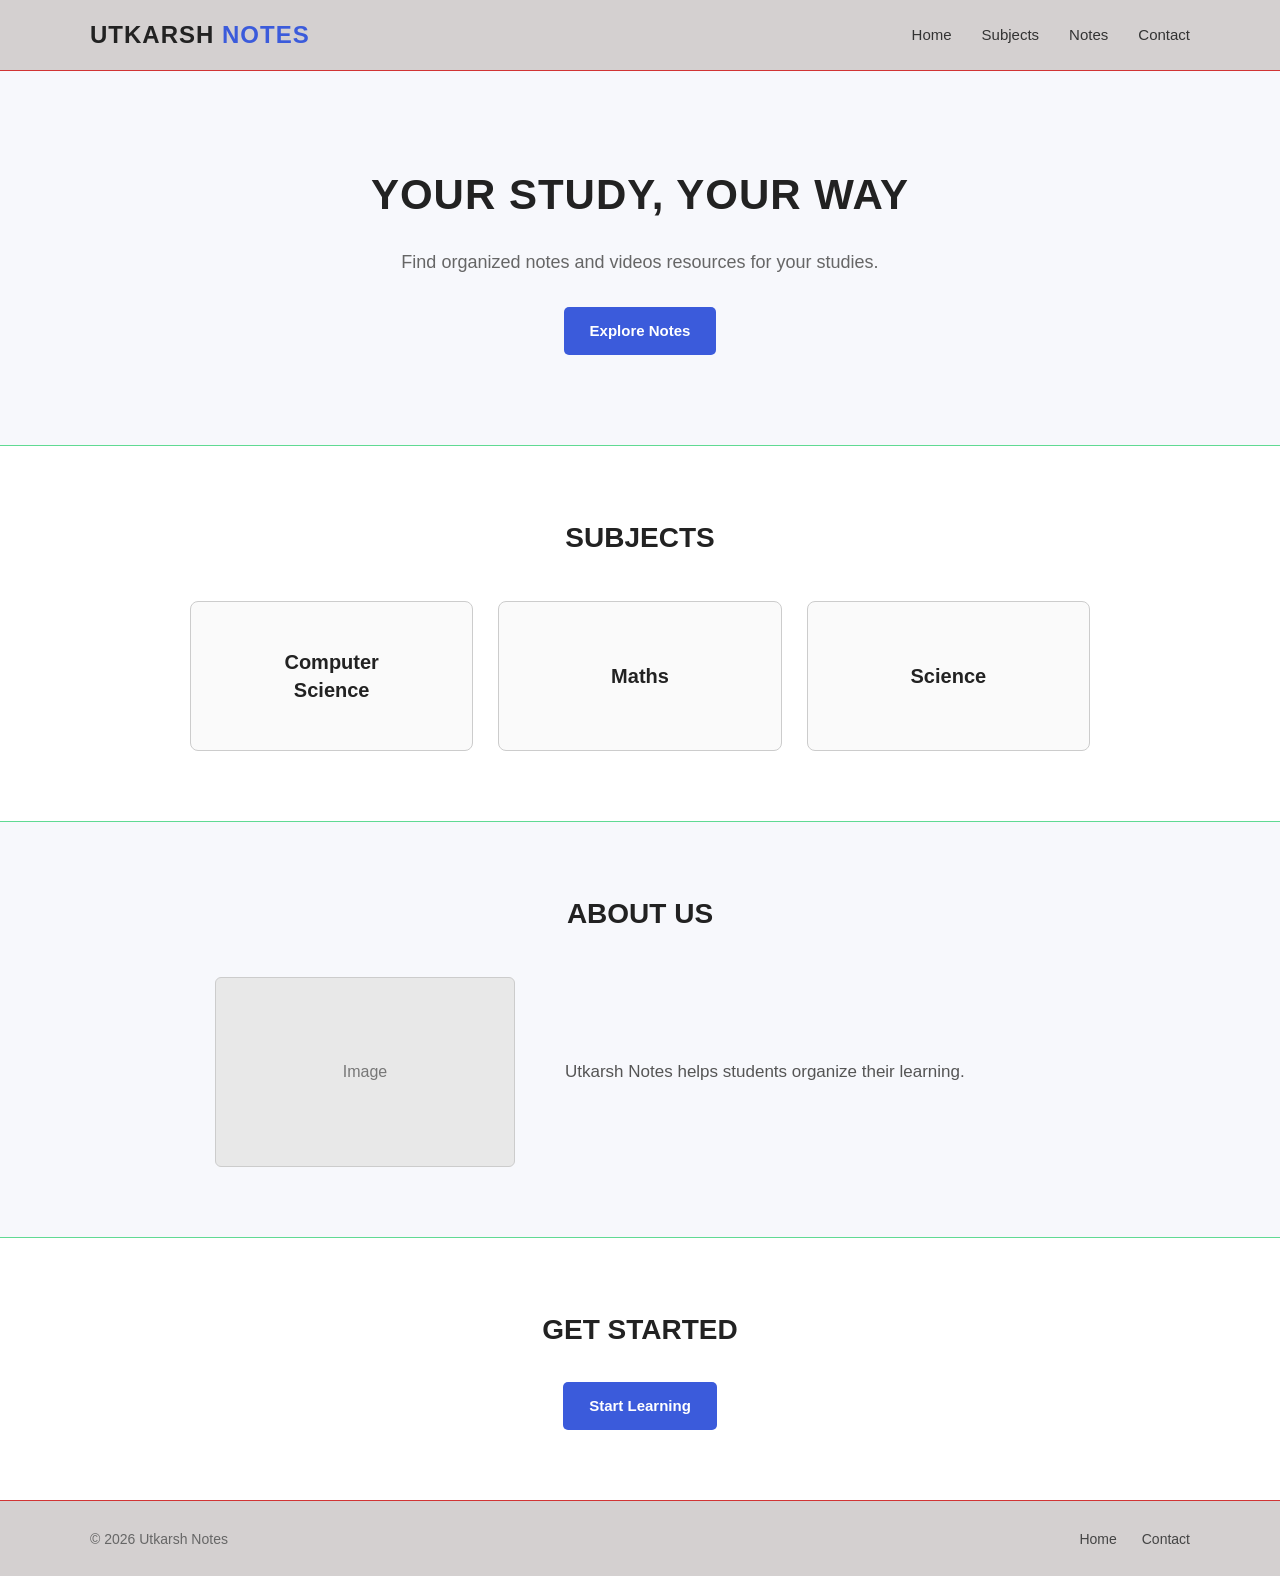
<file: week-1/index.html>
<!DOCTYPE html>
<html lang="en">

<head>
    <meta charset="UTF-8">
    <meta name="viewport" content="width=device-width, initial-scale=1.0">
    
<title>Utkarsh Notes</title>
<link rel="stylesheet" href="style.css">
</head>

<body>

<header class="site-header">
    <div class="container navbar">

        <div class="logo">
            UTKARSH <span>NOTES</span>
        </div>

        <nav class="navigation" aria-label="Main Navigation">
            <span>Home</span>
            <span>Subjects</span>
            <span>Notes</span>
            <span>Contact</span>
        </nav>
    </div>
</header>

<main>
    <section class="hero">
        <div class="container hero-content">

            <h1>YOUR STUDY, YOUR WAY</h1>
            <p>
                Find organized notes and videos resources for
                your studies.
            </p>
            <div class="button">
                Explore Notes
            </div>
        </div>
    </section>

    <section class="subjects">
        <div class="container">

            <h2>SUBJECTS</h2>

            <div class="subject-grid">

                <div class="subject-card">
                    <h3>Computer<br>Science</h3>
                </div>

                <div class="subject-card">
                    <h3>Maths</h3>
                </div>

                <div class="subject-card">
                    <h3>Science</h3>
                </div>
            </div>
        </div>
    </section>

    <section class="about">
        <div class="container">

            <h2>ABOUT US</h2>

            <div class="about-content">

                <div class="about-image">
                    <span>Image</span>
                </div>

                <div class="about-text">
                    <p>
                        Utkarsh Notes helps students organize
                        their learning.
                    </p>
                </div>
            </div>
        </div>
    </section>


    <section class="get-started">

        <div class="container">

            <h2>GET STARTED</h2>

            <div class="button">
                Start Learning
            </div>
        </div>
    </section>
</main>


<footer class="site-footer">

    <div class="container footer-content">

        <p>
            © 2026 Utkarsh Notes
        </p>

        <div class="footer-links">
            <span>Home</span>
            <span>Contact</span>
        </div>
    </div>

</footer>
</body>
</html>
</file>
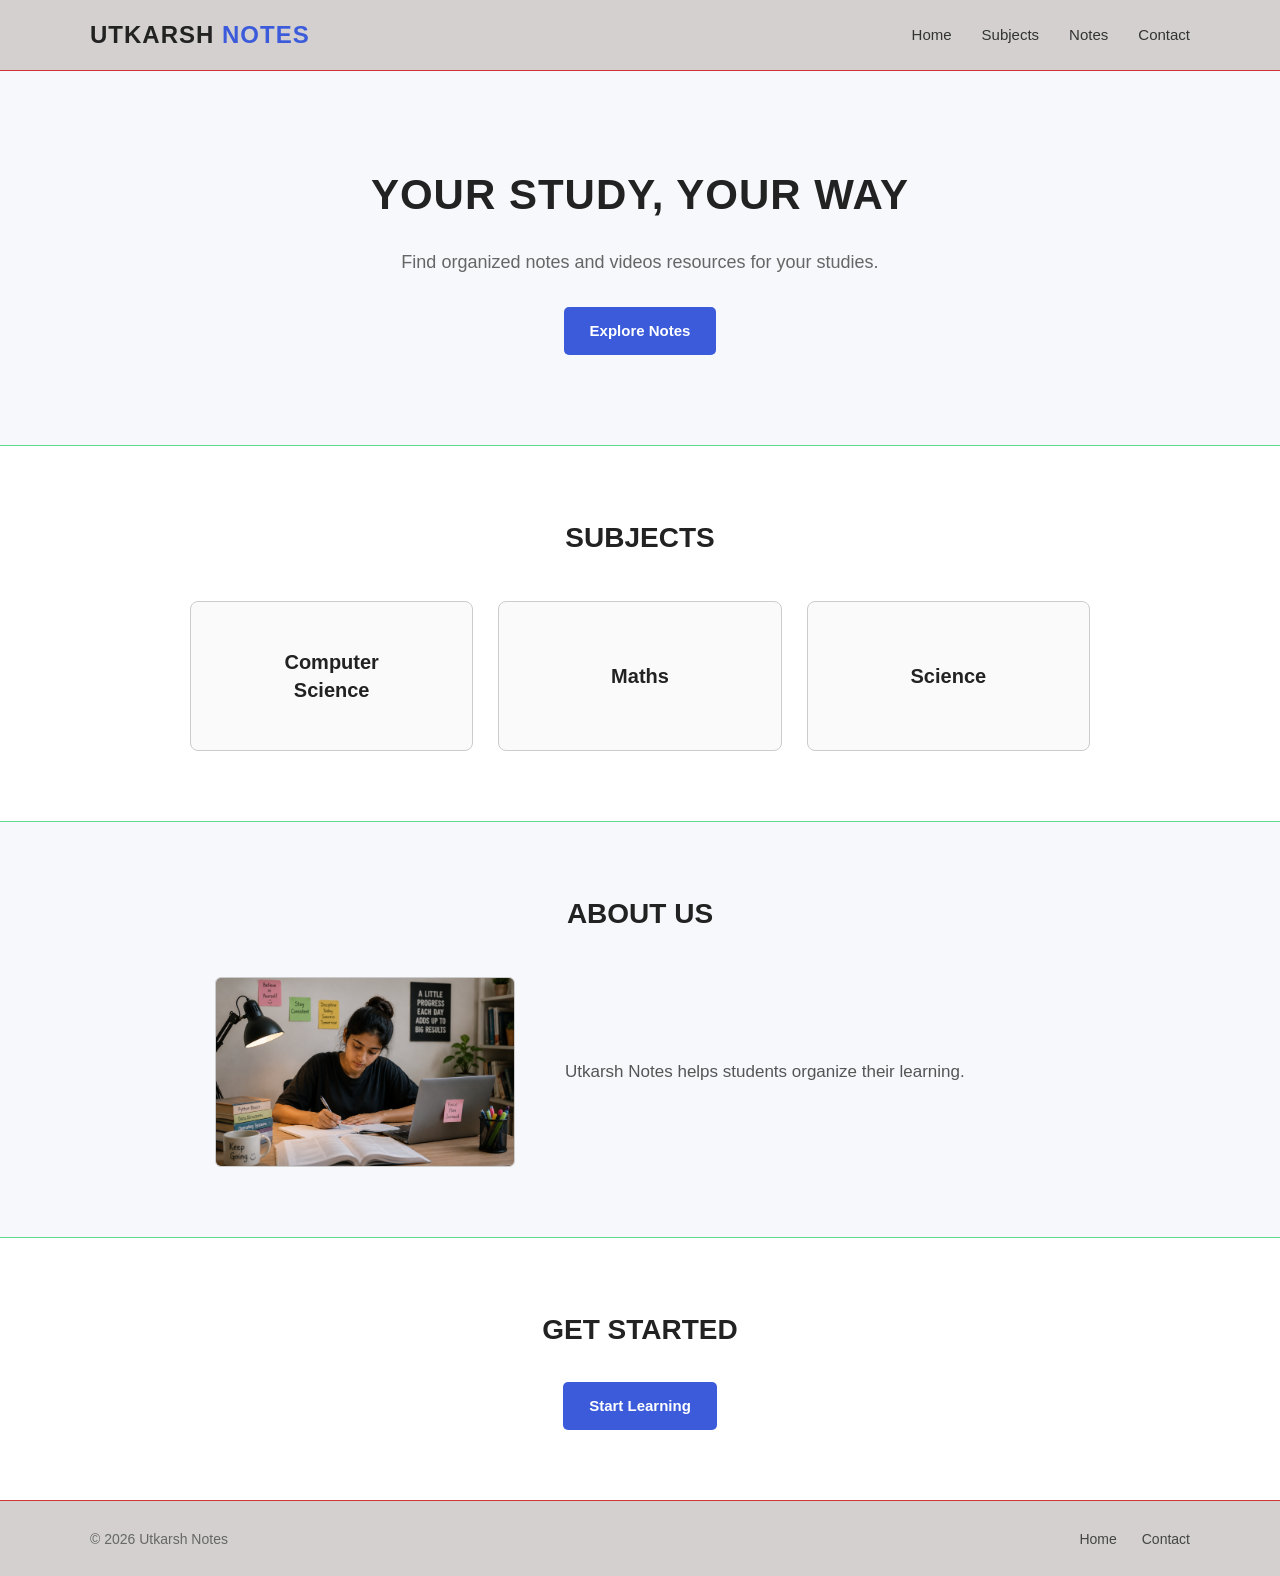
<file: week-2/index.html>
<!DOCTYPE html>
<html lang="en">

<head>
    <meta charset="UTF-8">
    <meta name="viewport" content="width=device-width, initial-scale=1.0">

    <title>Utkarsh Notes</title>

    <link rel="stylesheet" href="style.css">
</head>

<body>

<header class="site-header">
    <div class="container navbar">

        <div class="logo">
            UTKARSH <span>NOTES</span>
        </div>

        <nav class="navigation" aria-label="Main Navigation">
            <span>Home</span>
            <span>Subjects</span>
            <span>Notes</span>
            <span>Contact</span>
        </nav>

    </div>
</header>


<main>

    
    <section class="hero">
        <div class="container hero-content">

            <h1>YOUR STUDY, YOUR WAY</h1>

            <p>
                Find organized notes and videos resources for
                your studies.
            </p>

            <div class="button">
                Explore Notes
            </div>

        </div>
    </section>


    
    <section class="subjects">
        <div class="container">

            <h2>SUBJECTS</h2>

            <div class="subject-grid">

                <div class="subject-card">
                    <h3>Computer<br>Science</h3>
                </div>

                <div class="subject-card">
                    <h3>Maths</h3>
                </div>

                <div class="subject-card">
                    <h3>Science</h3>
                </div>

            </div>

        </div>
    </section>


    
    <section class="about">
        <div class="container">

            <h2>ABOUT US</h2>

            <div class="about-content">

                <div class="about-image">
                    <img src="study-image.png" alt="Students studying">
                </div>

                <div class="about-text">
                    <p>
                        Utkarsh Notes helps students organize
                        their learning.
                    </p>
                </div>

            </div>

        </div>
    </section>


    
    <section class="get-started">

        <div class="container">

            <h2>GET STARTED</h2>

            <div class="button">
                Start Learning
            </div>

        </div>

    </section>

</main>


<footer class="site-footer">

    <div class="container footer-content">

        <p>
            © 2026 Utkarsh Notes
        </p>

        <div class="footer-links">
            <span>Home</span>
            <span>Contact</span>
        </div>

    </div>

</footer>

</body>
</html>
</file>
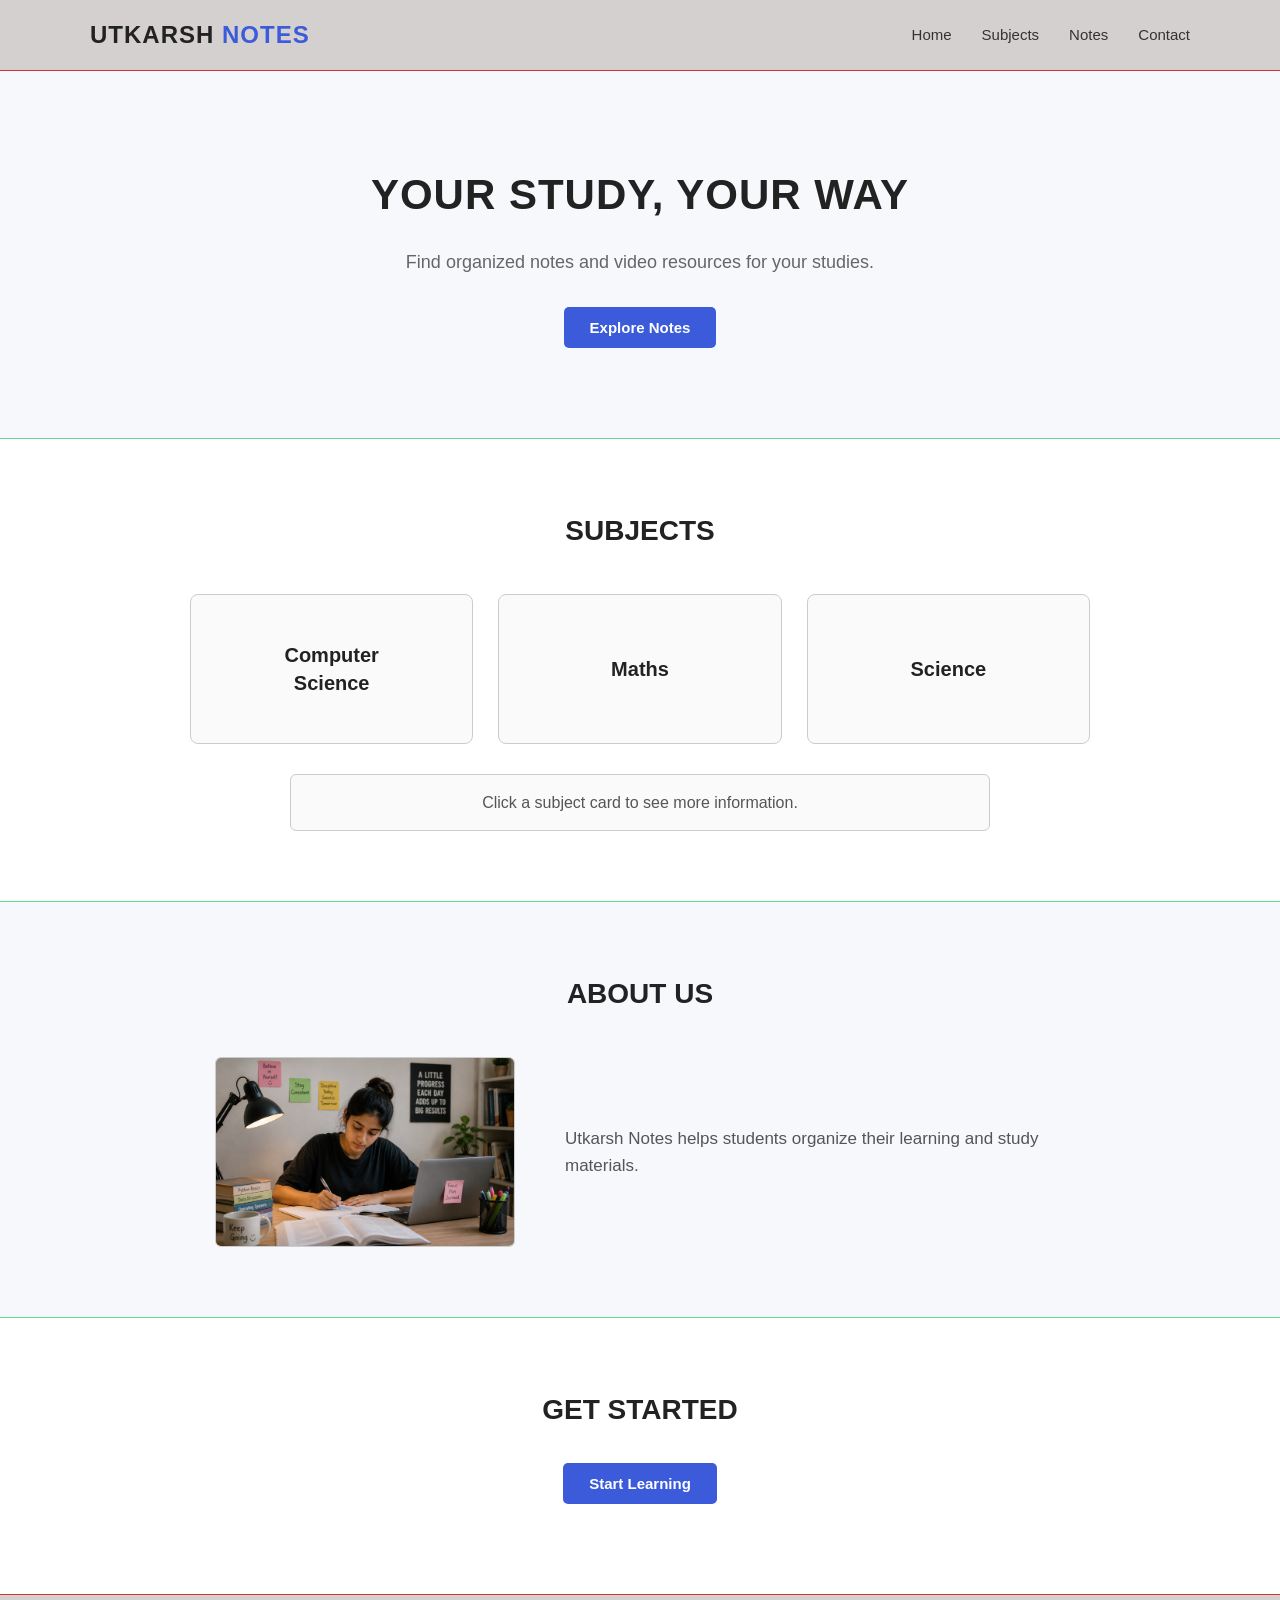
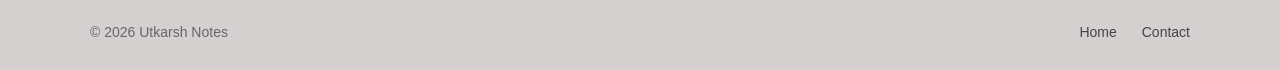
<file: week-3/index.html>
<!DOCTYPE html>
<html lang="en">

<head>
    <meta charset="UTF-8">
    <meta name="viewport" content="width=device-width, initial-scale=1.0">

    <title>Utkarsh Notes - Week 3</title>

    <link rel="stylesheet" href="style.css">
</head>

<body>

<header class="site-header">
    <div class="container navbar">

        <div class="logo">
            UTKARSH <span>NOTES</span>
        </div>

        <nav class="navigation" aria-label="Main Navigation">
            <span id="homeLink">Home</span>
            <span id="subjectsLink">Subjects</span>
            <span id="notesLink">Notes</span>
            <span id="contactLink">Contact</span>
        </nav>

    </div>
</header>


<main>

    <!-- Hero Section -->
    <section class="hero">

        <div class="container hero-content">

            <h1>YOUR STUDY, YOUR WAY</h1>

            <p>
                Find organized notes and video resources for
                your studies.
            </p>

            <button class="button" id="exploreButton">
                Explore Notes
            </button>

            <!-- Dynamic message appears here -->
            <div id="notesMessage" class="dynamic-message"></div>

        </div>

    </section>


    <!-- Subjects Section -->
    <section class="subjects" id="subjects">

        <div class="container">

            <h2>SUBJECTS</h2>

            <div class="subject-grid">

                <div class="subject-card" data-subject="Computer Science">
                    <h3>Computer<br>Science</h3>
                </div>

                <div class="subject-card" data-subject="Maths">
                    <h3>Maths</h3>
                </div>

                <div class="subject-card" data-subject="Science">
                    <h3>Science</h3>
                </div>

            </div>

            <!-- Selected subject information -->
            <div id="subjectMessage" class="subject-message">
                Click a subject card to see more information.
            </div>

        </div>

    </section>


    <!-- About Section -->
    <section class="about">

        <div class="container">

            <h2>ABOUT US</h2>

            <div class="about-content">

                <div class="about-image">
                    <img src="study-image.png" alt="Students studying together in a learning">
                </div>

                <div class="about-text">

                    <p>
                        Utkarsh Notes helps students organize
                        their learning and study materials.
                    </p>

                </div>

            </div>

        </div>

    </section>


    <!-- Get Started Section -->
    <section class="get-started" id="getStarted">

        <div class="container">

            <h2>GET STARTED</h2>

            <button class="button" id="startButton">
                Start Learning
            </button>

            <p id="startMessage" class="start-message"></p>

        </div>

    </section>

</main>


<footer class="site-footer">

    <div class="container footer-content">

        <p>
            © 2026 Utkarsh Notes
        </p>

        <div class="footer-links">
            <span id="footerHome">Home</span>
            <span id="footerContact">Contact</span>
        </div>

    </div>

</footer>


<script src="script.js"></script>

</body>
</html>
</file>
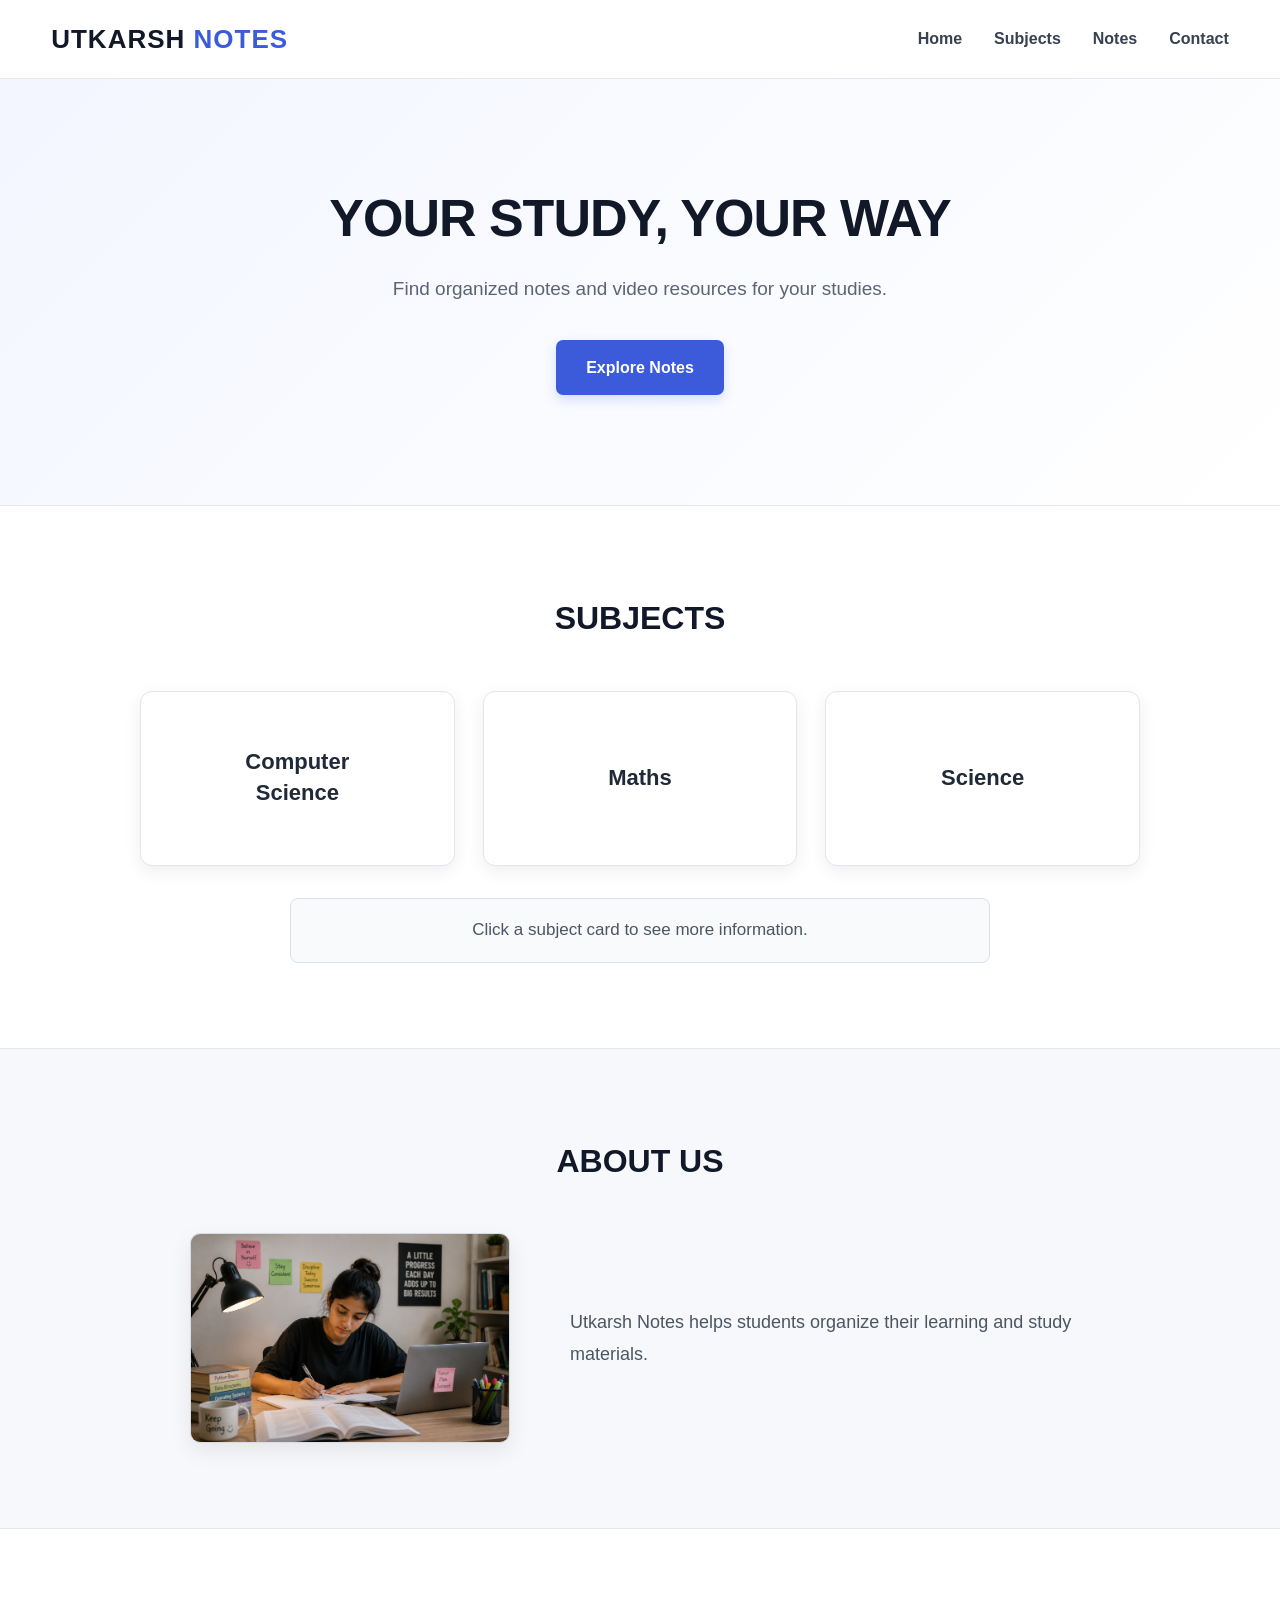
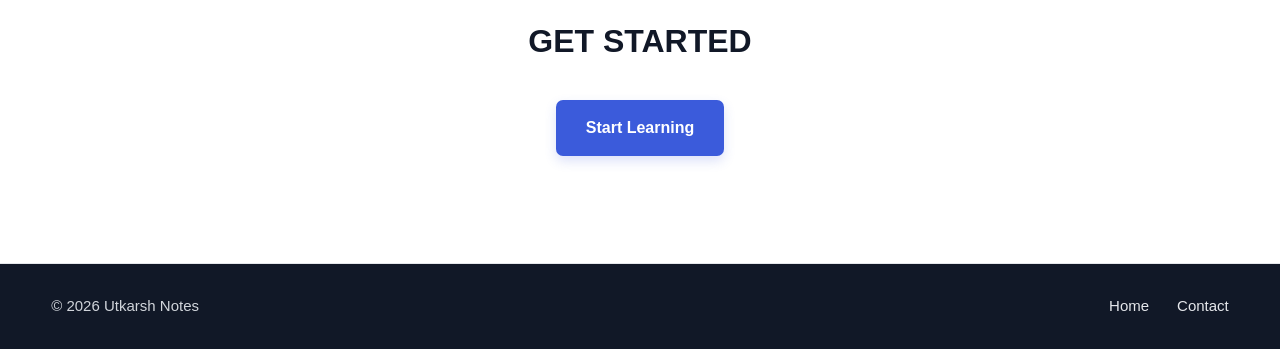
<file: week-4/index.html>
<!DOCTYPE html>
<html lang="en">

<head>
    <meta charset="UTF-8">
    <meta name="viewport" content="width=device-width, initial-scale=1.0">

    <meta name="description"
        content="Utkarsh Notes provides organized study resources for Computer Science, Maths and Science.">

    <title>Utkarsh Notes - Week 4</title>

    <link rel="stylesheet" href="style.css">
    <script src="script.js" defer></script>
</head>

<body>

    <!-- Skip link for keyboard users -->
    <a class="skip-link" href="#main-content">
        Skip to main content
    </a>

    <header class="site-header">
        <div class="container navbar">

            <div class="logo">
                UTKARSH <span>NOTES</span>
            </div>

            <nav class="navigation" aria-label="Main Navigation">
                <a href="#top" id="homeLink">Home</a>
                <a href="#subjects" id="subjectsLink">Subjects</a>
                <a href="#subjects" id="notesLink">Notes</a>
                <a href="#getStarted" id="contactLink">Contact</a>
            </nav>

        </div>
    </header>


    <main id="main-content">

        <!-- Hero Section -->
        <section class="hero" id="top" aria-labelledby="hero-title">

            <div class="container hero-content">

                <h1 id="hero-title">YOUR STUDY, YOUR WAY</h1>

                <p>
                    Find organized notes and video resources for
                    your studies.
                </p>

                <button class="button" id="exploreButton" type="button">
                    Explore Notes
                </button>

                <!-- Dynamic message -->
                <div id="notesMessage"
                    class="dynamic-message"
                    aria-live="polite">
                </div>

            </div>

        </section>


        <!-- Subjects Section -->
        <section class="subjects" id="subjects" aria-labelledby="subjects-title">

            <div class="container">

                <h2 id="subjects-title">SUBJECTS</h2>

                <div class="subject-grid">

                    <button class="subject-card"
                        type="button"
                        data-subject="Computer Science"
                        aria-pressed="false">

                        <span class="subject-card-title">
                            Computer<br>Science
                        </span>

                    </button>


                    <button class="subject-card"
                        type="button"
                        data-subject="Maths"
                        aria-pressed="false">

                        <span class="subject-card-title">
                            Maths
                        </span>

                    </button>


                    <button class="subject-card"
                        type="button"
                        data-subject="Science"
                        aria-pressed="false">

                        <span class="subject-card-title">
                            Science
                        </span>

                    </button>

                </div>

                <!-- Selected subject information -->
                <div id="subjectMessage"
                    class="subject-message"
                    aria-live="polite">

                    Click a subject card to see more information.

                </div>

            </div>

        </section>


        <!-- About Section -->
        <section class="about" aria-labelledby="about-title">

            <div class="container">

                <h2 id="about-title">ABOUT US</h2>

                <div class="about-content">

                    <div class="about-image">

                        <img src="study-image.png"
                            alt="Students studying together"
                            width="300"
                            height="190"
                            loading="lazy"
                            decoding="async">

                    </div>

                    <div class="about-text">

                        <p>
                            Utkarsh Notes helps students organize
                            their learning and study materials.
                        </p>

                    </div>

                </div>

            </div>

        </section>


        <!-- Get Started Section -->
        <section class="get-started"
            id="getStarted"
            aria-labelledby="get-started-title">

            <div class="container">

                <h2 id="get-started-title">GET STARTED</h2>

                <button class="button"
                    id="startButton"
                    type="button">

                    Start Learning

                </button>

                <p id="startMessage"
                    class="start-message"
                    aria-live="polite">
                </p>

            </div>

        </section>

    </main>


    <footer class="site-footer">

        <div class="container footer-content">

            <p>
                © 2026 Utkarsh Notes
            </p>

            <nav class="footer-links" aria-label="Footer Navigation">

                <a href="#top" id="footerHome">
                    Home
                </a>

                <a href="#getStarted" id="footerContact">
                    Contact
                </a>

            </nav>

        </div>

    </footer>

</body>
</html>
</file>
<file: week-1/style.css>
* {
  margin: 0;
  padding: 0;
  box-sizing: border-box;
  }

body {
font-family: Arial, Helvetica, sans-serif;
background-color: #ffffff;
color: #222222;
line-height: 1.6;
}

.container {
width: 90%;
max-width: 1100px;
margin: 0 auto;
}



.site-header {
background-color: #d4d0d0;
border-bottom: 1px solid #d13434;
}

.navbar {
min-height: 70px;
display: flex;
align-items: center;
justify-content: space-between;
}

.logo {
font-size: 24px;
font-weight: bold;
letter-spacing: 1px;
}

.logo span {
color: #3b5bdb;
}

.navigation {
display: flex;
gap: 30px;
}

.navigation span {
color: #333333;
font-size: 15px;
font-weight: 500;
}


.hero {
background-color: #f7f8fc;
border-bottom: 1px solid #60da93;
text-align: center;
padding: 90px 20px;
}

.hero-content {
display: flex;
flex-direction: column;
align-items: center;
}

.hero h1 {
font-size: 42px;
font-weight: 700;
letter-spacing: 1px;
margin-bottom: 20px;
}

.hero p {
max-width: 500px;
color: #666666;
font-size: 18px;
margin-bottom: 30px;
}


.button {
display: inline-block;
background-color: #3b5bdb;
color: #ffffff;
padding: 12px 26px;
border-radius: 5px;
font-size: 15px;
font-weight: 600;
}


.subjects {
background-color: #ffffff;
border-bottom: 1px solid #60da93;
padding: 70px 20px;
}

.subjects h2 {
text-align: center;
font-size: 28px;
margin-bottom: 40px;
}

.subject-grid {
display: grid;
grid-template-columns: repeat(3, 1fr);
gap: 25px;
max-width: 900px;
margin: 0 auto;
}

.subject-card {
min-height: 150px;
border: 1px solid #cccccc;
border-radius: 8px;
background-color: #fafafa;

display: flex;
align-items: center;
justify-content: center;

text-align: center;

}

.subject-card h3 {
font-size: 20px;
line-height: 1.4;
}


.about {
background-color: #f7f8fc;
border-bottom: 1px solid #60da93;
padding: 70px 20px;
}

.about h2 {
text-align: center;
font-size: 28px;
margin-bottom: 40px;
}

.about-content {
max-width: 850px;
margin: 0 auto;
display: grid;
grid-template-columns: 300px 1fr;

align-items: center;
gap: 50px;
}

.about-image {
           width: 100%;
           height: 190px;
           background-color: #e8e8e8;
           border: 1px solid #cccccc;
        border-radius: 6px;
display: flex;
align-items: center;
justify-content: center;
}

.about-image span {
color: #777777;
font-size: 16px;
}

.about-text {
color: #555555;
font-size: 17px;
}

.get-started {
background-color: #ffffff;
border-bottom: 1px solid #d13434;
text-align: center;
padding: 70px 20px;
}

.get-started h2 {
font-size: 28px;
margin-bottom: 30px;
}

.site-footer {
background-color: #d4d0d0;
}

.footer-content {
min-height: 75px;
display: flex;
align-items: center;
justify-content: space-between;
}

.footer-content p {
color: #666666;
font-size: 14px;
}

.footer-links {
display: flex;
gap: 25px;
}

.footer-links span {
color: #444444;
font-size: 14px;
}

@media (max-width: 768px) {
.navbar {
    min-height: auto;
    padding: 18px 0;
    flex-direction: column;
    gap: 15px;
}

.navigation {
    gap: 20px;
}

.hero {
    padding: 70px 20px;
}

.hero h1 {
    font-size: 34px;
}

.subject-grid {
    grid-template-columns: repeat(2, 1fr);
}

.about-content {
    grid-template-columns: 1fr;
    text-align: center;
    max-width: 500px;
}

.about-image {
    max-width: 350px;
    margin: 0 auto;
}
}

@media (max-width: 500px) {

.container {
    width: 92%;
}

.navigation {
    gap: 15px;
    flex-wrap: wrap;
    justify-content: center;
}

.navigation span {
    font-size: 14px;
}

.hero {
    padding: 60px 15px;
}

.hero h1 {
    font-size: 29px;
    letter-spacing: 0;
}

.hero p {
    font-size: 16px;
}

.subjects,
.about,
.get-started {
    padding: 55px 15px;
}

.subjects h2,
.about h2,
.get-started h2 {
    font-size: 24px;
}

.subject-grid {
    grid-template-columns: 1fr;
    gap: 18px;
}

.subject-card {
    min-height: 120px;
}

.about-content {
    gap: 25px;
}

.footer-content {
    padding: 20px 0;
    flex-direction: column;
    gap: 12px;
    text-align: center;
}
}
</file>
<file: week-2/style.css>
/*BASIC RESET*/

* {
    margin: 0;
    padding: 0;
    box-sizing: border-box;
}


/* BODY */

body {
    font-family: Arial, Helvetica, sans-serif;
    background-color: #ffffff;
    color: #222222;
    line-height: 1.6;
}


/* CONTAINER*/

.container {
    width: 90%;
    max-width: 1100px;
    margin: 0 auto;
}


/* HEADER*/

.site-header {
    background-color: #d4d0d0;
    border-bottom: 1px solid #d13434;
}

.navbar {
    min-height: 70px;

    display: flex;
    align-items: center;
    justify-content: space-between;
}

.logo {
    font-size: 24px;
    font-weight: bold;
    letter-spacing: 1px;
}

.logo span {
    color: #3b5bdb;
}

.navigation {
    display: flex;
    gap: 30px;
}

.navigation span {
    color: #333333;
    font-size: 15px;
    font-weight: 500;
}


/*HERO SECTION*/

.hero {
    background-color: #f7f8fc;
    border-bottom: 1px solid #60da93;

    text-align: center;

    padding: 90px 20px;
}

.hero-content {
    display: flex;
    flex-direction: column;
    align-items: center;
}

.hero h1 {
    font-size: 42px;
    font-weight: 700;
    letter-spacing: 1px;
    margin-bottom: 20px;
}

.hero p {
    max-width: 500px;
    color: #666666;
    font-size: 18px;
    margin-bottom: 30px;
}


/* BUTTON*/

.button {
    display: inline-block;

    background-color: #3b5bdb;
    color: #ffffff;

    padding: 12px 26px;

    border-radius: 5px;

    font-size: 15px;
    font-weight: 600;
}


/*SUBJECTS SECTION*/

.subjects {
    background-color: #ffffff;
    border-bottom: 1px solid #60da93;

    padding: 70px 20px;
}

.subjects h2 {
    text-align: center;
    font-size: 28px;
    margin-bottom: 40px;
}

.subject-grid {
    display: grid;

    grid-template-columns: repeat(3, 1fr);

    gap: 25px;

    max-width: 900px;
    margin: 0 auto;
}

.subject-card {
    min-height: 150px;

    border: 1px solid #cccccc;
    border-radius: 8px;

    background-color: #fafafa;

    display: flex;
    align-items: center;
    justify-content: center;

    text-align: center;
}

.subject-card h3 {
    font-size: 20px;
    line-height: 1.4;
}


/* ABOUT SECTION*/

.about {
    background-color: #f7f8fc;
    border-bottom: 1px solid #60da93;

    padding: 70px 20px;
}

.about h2 {
    text-align: center;
    font-size: 28px;
    margin-bottom: 40px;
}

.about-content {
    max-width: 850px;
    margin: 0 auto;

    display: grid;

    grid-template-columns: 300px 1fr;

    align-items: center;

    gap: 50px;
}


/* Responsive Image */

.about-image {
    width: 100%;
    height: 190px;

    background-color: #e8e8e8;

    border: 1px solid #cccccc;
    border-radius: 6px;

    overflow: hidden;
}

.about-image img {
    width: 100%;
    height: 100%;

    object-fit: cover;

    display: block;
}


/* About Text */

.about-text {
    color: #555555;
    font-size: 17px;
}


/*GET STARTED SECTION*/

.get-started {
    background-color: #ffffff;
    border-bottom: 1px solid #d13434;

    text-align: center;

    padding: 70px 20px;
}

.get-started h2 {
    font-size: 28px;
    margin-bottom: 30px;
}


/* FOOTER*/

.site-footer {
    background-color: #d4d0d0;
}

.footer-content {
    min-height: 75px;

    display: flex;
    align-items: center;
    justify-content: space-between;
}

.footer-content p {
    color: #666666;
    font-size: 14px;
}

.footer-links {
    display: flex;
    gap: 25px;
}

.footer-links span {
    color: #444444;
    font-size: 14px;
}


/* ==================================================
   TABLET RESPONSIVE DESIGN
   Screen width: 768px and below
================================================== */

@media (max-width: 768px) {

    /* Header */

    .navbar {
        min-height: auto;

        padding: 18px 0;

        flex-direction: column;

        gap: 15px;
    }

    .navigation {
        gap: 20px;

        flex-wrap: wrap;

        justify-content: center;
    }


    /* Hero */

    .hero {
        padding: 70px 20px;
    }

    .hero h1 {
        font-size: 34px;
    }


    /* Subjects */

    .subject-grid {
        grid-template-columns: repeat(2, 1fr);
    }


    /* About */

    .about-content {
        grid-template-columns: 1fr;

        text-align: center;

        max-width: 500px;
    }

    .about-image {
        max-width: 350px;

        margin: 0 auto;
    }

    .about-image img {
        width: 100%;
        height: 100%;

        object-fit: cover;
    }
}


/* ==================================================
   MOBILE RESPONSIVE DESIGN
   Screen width: 500px and below
================================================== */

@media (max-width: 500px) {

    /* Container */

    .container {
        width: 92%;
    }


    /* Navigation */

    .navigation {
        gap: 15px;

        flex-wrap: wrap;

        justify-content: center;
    }

    .navigation span {
        font-size: 14px;
    }


    /* Hero */

    .hero {
        padding: 60px 15px;
    }

    .hero h1 {
        font-size: 29px;

        letter-spacing: 0;
    }

    .hero p {
        font-size: 16px;
    }


    /* Sections */

    .subjects,
    .about,
    .get-started {
        padding: 55px 15px;
    }

    .subjects h2,
    .about h2,
    .get-started h2 {
        font-size: 24px;
    }


    /* Subjects */

    .subject-grid {
        grid-template-columns: 1fr;

        gap: 18px;
    }

    .subject-card {
        min-height: 120px;
    }


    /* About */

    .about-content {
        gap: 25px;
    }

    .about-image {
        width: 100%;

        max-width: 350px;

        height: 180px;

        margin: 0 auto;
    }

    .about-image img {
        width: 100%;
        height: 100%;

        object-fit: cover;
    }


    /* Footer */

    .footer-content {
        padding: 20px 0;

        flex-direction: column;

        gap: 12px;

        text-align: center;
    }
}
</file>
<file: week-3/style.css>
* {
    margin: 0;
    padding: 0;
    box-sizing: border-box;
}


body {
    font-family: Arial, Helvetica, sans-serif;
    background-color: #ffffff;
    color: #222222;
    line-height: 1.6;
}


.container {
    width: 90%;
    max-width: 1100px;
    margin: 0 auto;
}


/* Header */

.site-header {
    background-color: #d4d0d0;
    border-bottom: 1px solid #d13434;
}


.navbar {
    min-height: 70px;
    display: flex;
    align-items: center;
    justify-content: space-between;
}


.logo {
    font-size: 24px;
    font-weight: bold;
    letter-spacing: 1px;
}


.logo span {
    color: #3b5bdb;
}


.navigation {
    display: flex;
    gap: 30px;
}


.navigation span {
    color: #333333;
    font-size: 15px;
    font-weight: 500;
    cursor: pointer;
}


/* Hero */

.hero {
    background-color: #f7f8fc;
    border-bottom: 1px solid #60da93;
    text-align: center;
    padding: 90px 20px;
}


.hero-content {
    display: flex;
    flex-direction: column;
    align-items: center;
}


.hero h1 {
    font-size: 42px;
    font-weight: 700;
    letter-spacing: 1px;
    margin-bottom: 20px;
}


.hero p {
    max-width: 500px;
    color: #666666;
    font-size: 18px;
    margin-bottom: 30px;
}


/* Buttons */

.button {
    display: inline-block;
    border: none;
    background-color: #3b5bdb;
    color: #ffffff;
    padding: 12px 26px;
    border-radius: 5px;
    font-size: 15px;
    font-weight: 600;
    cursor: pointer;
}


.button:hover {
    background-color: #2947b8;
}


/* Dynamic message */

.dynamic-message {
    max-width: 600px;
    margin-top: 25px;
    padding: 15px 20px;
    border-radius: 6px;
    background-color: #ffffff;
    border: 1px solid #cccccc;
    color: #444444;
    display: none;
}


.dynamic-message.show {
    display: block;
    animation: messageAppear 0.4s ease;
}


/* Subjects */

.subjects {
    background-color: #ffffff;
    border-bottom: 1px solid #60da93;
    padding: 70px 20px;
}


.subjects h2 {
    text-align: center;
    font-size: 28px;
    margin-bottom: 40px;
}


.subject-grid {
    display: grid;
    grid-template-columns: repeat(3, 1fr);
    gap: 25px;
    max-width: 900px;
    margin: 0 auto;
}


.subject-card {
    min-height: 150px;
    border: 1px solid #cccccc;
    border-radius: 8px;
    background-color: #fafafa;

    display: flex;
    align-items: center;
    justify-content: center;

    text-align: center;
    cursor: pointer;

    transition: transform 0.3s ease, box-shadow 0.3s ease;
}


.subject-card h3 {
    font-size: 20px;
    line-height: 1.4;
}


/* Subject card interaction */

.subject-card:hover {
    transform: translateY(-5px);
    box-shadow: 0 5px 15px rgba(0, 0, 0, 0.12);
}


.subject-card.selected {
    border: 2px solid #3b5bdb;
    background-color: #f1f4ff;
}


.subject-message {
    max-width: 700px;
    margin: 30px auto 0;
    padding: 15px 20px;

    text-align: center;

    border-radius: 6px;
    border: 1px solid #cccccc;
    background-color: #fafafa;

    color: #555555;
}


/* About */

.about {
    background-color: #f7f8fc;
    border-bottom: 1px solid #60da93;
    padding: 70px 20px;
}


.about h2 {
    text-align: center;
    font-size: 28px;
    margin-bottom: 40px;
}


.about-content {
    max-width: 850px;
    margin: 0 auto;

    display: grid;
    grid-template-columns: 300px 1fr;

    align-items: center;
    gap: 50px;
}


.about-image {
    width: 100%;
    height: 190px;

    background-color: #e8e8e8;
    border: 1px solid #cccccc;
    border-radius: 6px;

    overflow: hidden;
}


.about-image img {
    width: 100%;
    height: 100%;
    object-fit: cover;
    display: block;
}


.about-text {
    color: #555555;
    font-size: 17px;
}


/* Get Started */

.get-started {
    background-color: #ffffff;
    border-bottom: 1px solid #d13434;
    text-align: center;
    padding: 70px 20px;
}


.get-started h2 {
    font-size: 28px;
    margin-bottom: 30px;
}


.start-message {
    margin-top: 20px;
    color: #3b5bdb;
    font-weight: 600;
}


/* Footer */

.site-footer {
    background-color: #d4d0d0;
}


.footer-content {
    min-height: 75px;

    display: flex;
    align-items: center;
    justify-content: space-between;
}


.footer-content p {
    color: #666666;
    font-size: 14px;
}


.footer-links {
    display: flex;
    gap: 25px;
}


.footer-links span {
    color: #444444;
    font-size: 14px;
    cursor: pointer;
}


/* Simple animation */

@keyframes messageAppear {

    from {
        opacity: 0;
        transform: translateY(10px);
    }

    to {
        opacity: 1;
        transform: translateY(0);
    }
}


/* Tablet */

@media (max-width: 768px) {

    .navbar {
        min-height: auto;
        padding: 18px 0;

        flex-direction: column;
        gap: 15px;
    }


    .navigation {
        gap: 20px;
        flex-wrap: wrap;
        justify-content: center;
    }


    .hero {
        padding: 70px 20px;
    }


    .hero h1 {
        font-size: 34px;
    }


    .subject-grid {
        grid-template-columns: repeat(2, 1fr);
    }


    .about-content {
        grid-template-columns: 1fr;
        text-align: center;
        max-width: 500px;
    }


    .about-image {
        max-width: 350px;
        margin: 0 auto;
    }

}


/* Mobile */

@media (max-width: 500px) {

    .container {
        width: 92%;
    }


    .navigation {
        gap: 15px;
    }


    .navigation span {
        font-size: 14px;
    }


    .hero {
        padding: 60px 15px;
    }


    .hero h1 {
        font-size: 29px;
        letter-spacing: 0;
    }


    .hero p {
        font-size: 16px;
    }


    .subjects,
    .about,
    .get-started {
        padding: 55px 15px;
    }


    .subjects h2,
    .about h2,
    .get-started h2 {
        font-size: 24px;
    }


    .subject-grid {
        grid-template-columns: 1fr;
        gap: 18px;
    }


    .subject-card {
        min-height: 120px;
    }


    .about-content {
        gap: 25px;
    }


    .footer-content {
        padding: 20px 0;

        flex-direction: column;
        gap: 12px;

        text-align: center;
    }


    .dynamic-message {
        font-size: 14px;
    }

}
</file>
<file: week-4/style.css>
/* =========================================================
   UTKARSH NOTES - WEEK 4
   Professional UI + Responsive Design + Accessibility
   ========================================================= */

/* ---------- Basic Reset ---------- */

* {
    margin: 0;
    padding: 0;
    box-sizing: border-box;
}

html {
    scroll-behavior: smooth;
}

body {
    font-family: Arial, Helvetica, sans-serif;
    background-color: #ffffff;
    color: #1f2937;
    line-height: 1.7;
    font-size: 17px;
}

button,
a {
    font: inherit;
}

img {
    max-width: 100%;
}


/* ---------- Common Container ---------- */

.container {
    width: 92%;
    max-width: 1180px;
    margin: 0 auto;
}


/* ---------- Skip Link ---------- */

.skip-link {
    position: absolute;
    left: -9999px;
    top: 10px;
    z-index: 1000;

    padding: 10px 15px;

    background: #111827;
    color: #ffffff;

    text-decoration: none;
    border-radius: 5px;
}

.skip-link:focus {
    left: 10px;
}


/* =========================================================
   HEADER
   ========================================================= */

.site-header {
    background: #ffffff;
    border-bottom: 1px solid #e5e7eb;
}

.navbar {
    min-height: 78px;

    display: flex;
    align-items: center;
    justify-content: space-between;
}

.logo {
    font-size: 26px;
    font-weight: 800;
    letter-spacing: 1px;
    color: #111827;
}

.logo span {
    color: #3b5bdb;
}


/* ---------- Navigation ---------- */

.navigation {
    display: flex;
    align-items: center;
    gap: 32px;
}

.navigation a {
    color: #374151;

    font-size: 16px;
    font-weight: 600;

    text-decoration: none;

    transition: color 0.2s ease;
}

.navigation a:hover {
    color: #3b5bdb;
}


/* ---------- Keyboard Focus ---------- */

a:focus-visible,
button:focus-visible {
    outline: 3px solid #1d4ed8;
    outline-offset: 3px;
}


/* =========================================================
   HERO SECTION
   ========================================================= */

.hero {
    background: linear-gradient(
        135deg,
        #f3f6ff,
        #ffffff
    );

    border-bottom: 1px solid #e5e7eb;

    text-align: center;

    padding: 110px 20px;
}

.hero-content {
    display: flex;
    flex-direction: column;
    align-items: center;
}

.hero h1 {
    font-size: 52px;
    line-height: 1.15;

    font-weight: 800;

    letter-spacing: -1px;

    color: #111827;

    margin-bottom: 24px;
}

.hero p {
    max-width: 650px;

    color: #5b6472;

    font-size: 19px;

    margin-bottom: 35px;
}


/* =========================================================
   BUTTON
   ========================================================= */

.button {
    display: inline-block;

    border: none;

    background: #3b5bdb;
    color: #ffffff;

    padding: 14px 30px;

    border-radius: 7px;

    font-size: 16px;
    font-weight: 700;

    cursor: pointer;

    box-shadow: 0 5px 12px rgba(59, 91, 219, 0.18);

    transition:
        background-color 0.2s ease,
        transform 0.2s ease,
        box-shadow 0.2s ease;
}

.button:hover {
    background: #2947b8;

    transform: translateY(-2px);

    box-shadow: 0 8px 18px rgba(59, 91, 219, 0.25);
}


/* =========================================================
   DYNAMIC MESSAGE
   ========================================================= */

.dynamic-message {
    max-width: 650px;

    margin-top: 28px;

    padding: 17px 22px;

    border-radius: 8px;

    background: #ffffff;

    border: 1px solid #dbe1ea;

    color: #374151;

    display: none;

    box-shadow: 0 5px 18px rgba(0, 0, 0, 0.05);
}

.dynamic-message.show {
    display: block;

    animation: messageAppear 0.4s ease;
}


/* =========================================================
   SUBJECT SECTION
   ========================================================= */

.subjects {
    background: #ffffff;

    border-bottom: 1px solid #e5e7eb;

    padding: 85px 20px;
}

.subjects h2,
.about h2,
.get-started h2 {
    text-align: center;

    font-size: 32px;

    font-weight: 800;

    color: #111827;
}

.subjects h2,
.about h2 {
    margin-bottom: 45px;
}


/* ---------- Subject Grid ---------- */

.subject-grid {
    display: grid;

    grid-template-columns: repeat(3, 1fr);

    gap: 28px;

    max-width: 1000px;

    margin: 0 auto;
}


/* ---------- Subject Card ---------- */

.subject-card {
    min-height: 175px;

    padding: 25px;

    border: 1px solid #e1e5ec;

    border-radius: 12px;

    background: #ffffff;

    display: flex;

    align-items: center;
    justify-content: center;

    text-align: center;

    cursor: pointer;

    box-shadow: 0 5px 18px rgba(0, 0, 0, 0.07);

    transition:
        transform 0.25s ease,
        box-shadow 0.25s ease,
        background-color 0.25s ease,
        border-color 0.25s ease;
}

.subject-card-title {
    font-size: 22px;

    line-height: 1.4;

    font-weight: 700;

    color: #1f2937;
}

.subject-card:hover {
    transform: translateY(-6px);

    box-shadow: 0 12px 28px rgba(0, 0, 0, 0.10);

    border-color: #b9c5e8;
}


/* ---------- Selected Subject ---------- */

.subject-card[aria-pressed="true"] {
    border: 2px solid #3b5bdb;

    background: #f1f4ff;

    box-shadow: 0 10px 25px rgba(59, 91, 219, 0.15);
}


/* ---------- Subject Message ---------- */

.subject-message {
    max-width: 700px;

    margin: 32px auto 0;

    padding: 17px 22px;

    text-align: center;

    border-radius: 8px;

    border: 1px solid #dbe1ea;

    background: #f8fafc;

    color: #4b5563;
}


/* =========================================================
   ABOUT SECTION
   ========================================================= */

.about {
    background: #f7f8fc;

    border-bottom: 1px solid #e5e7eb;

    padding: 85px 20px;
}

.about-content {
    max-width: 900px;

    margin: 0 auto;

    display: grid;

    grid-template-columns: 320px 1fr;

    align-items: center;

    gap: 60px;
}


/* ---------- About Image ---------- */

.about-image {
    width: 100%;

    height: 210px;

    background: #e8e8e8;

    border: 1px solid #d7dce5;

    border-radius: 10px;

    overflow: hidden;

    box-shadow: 0 8px 22px rgba(0, 0, 0, 0.08);
}

.about-image img {
    width: 100%;
    height: 100%;

    object-fit: cover;

    display: block;
}


/* ---------- About Text ---------- */

.about-text {
    color: #4b5563;

    font-size: 18px;

    line-height: 1.8;
}


/* =========================================================
   GET STARTED
   ========================================================= */

.get-started {
    background: #ffffff;

    border-bottom: 1px solid #e5e7eb;

    text-align: center;

    padding: 85px 20px;
}

.get-started h2 {
    margin-bottom: 32px;
}

.start-message {
    margin-top: 22px;

    color: #2947b8;

    font-size: 16px;

    font-weight: 600;
}


/* =========================================================
   FOOTER
   ========================================================= */

.site-footer {
    background: #111827;

    color: #ffffff;
}

.footer-content {
    min-height: 85px;

    display: flex;

    align-items: center;

    justify-content: space-between;
}

.footer-content p {
    color: #d1d5db;

    font-size: 15px;
}

.footer-links {
    display: flex;

    gap: 28px;
}

.footer-links a {
    color: #e5e7eb;

    font-size: 15px;

    text-decoration: none;

    transition: color 0.2s ease;
}

.footer-links a:hover {
    color: #ffffff;
}


/* =========================================================
   ANIMATION
   ========================================================= */

@keyframes messageAppear {

    from {
        opacity: 0;
        transform: translateY(10px);
    }

    to {
        opacity: 1;
        transform: translateY(0);
    }
}


/* =========================================================
   TABLET
   ========================================================= */

@media (max-width: 768px) {

    .navbar {
        min-height: auto;

        padding: 18px 0;

        flex-direction: column;

        gap: 16px;
    }

    .navigation {
        gap: 22px;

        flex-wrap: wrap;

        justify-content: center;
    }

    .hero {
        padding: 80px 20px;
    }

    .hero h1 {
        font-size: 40px;
    }

    .hero p {
        font-size: 18px;
    }

    .subject-grid {
        grid-template-columns: repeat(2, 1fr);
    }

    .about-content {
        grid-template-columns: 1fr;

        text-align: center;

        max-width: 550px;

        gap: 35px;
    }

    .about-image {
        max-width: 380px;

        margin: 0 auto;
    }
}


/* =========================================================
   MOBILE
   ========================================================= */

@media (max-width: 500px) {

    body {
        font-size: 16px;
    }

    .container {
        width: 92%;
    }

    .logo {
        font-size: 23px;
    }

    .navigation {
        gap: 15px;
    }

    .navigation a {
        font-size: 14px;
    }

    .hero {
        padding: 70px 15px;
    }

    .hero h1 {
        font-size: 32px;

        letter-spacing: -0.5px;
    }

    .hero p {
        font-size: 16px;
    }

    .button {
        padding: 13px 24px;

        font-size: 15px;
    }

    .subjects,
    .about,
    .get-started {
        padding: 65px 15px;
    }

    .subjects h2,
    .about h2,
    .get-started h2 {
        font-size: 27px;
    }

    .subject-grid {
        grid-template-columns: 1fr;

        gap: 18px;
    }

    .subject-card {
        min-height: 130px;
    }

    .subject-card-title {
        font-size: 20px;
    }

    .about-content {
        gap: 28px;
    }

    .about-text {
        font-size: 16px;
    }

    .footer-content {
        padding: 22px 0;

        flex-direction: column;

        gap: 14px;

        text-align: center;
    }

    .dynamic-message {
        font-size: 14px;
    }
}


/* =========================================================
   REDUCED MOTION
   ========================================================= */

@media (prefers-reduced-motion: reduce) {

    html {
        scroll-behavior: auto;
    }

    .subject-card,
    .button,
    .navigation a {
        transition: none;
    }

    .dynamic-message.show {
        animation: none;
    }
}
</file>
